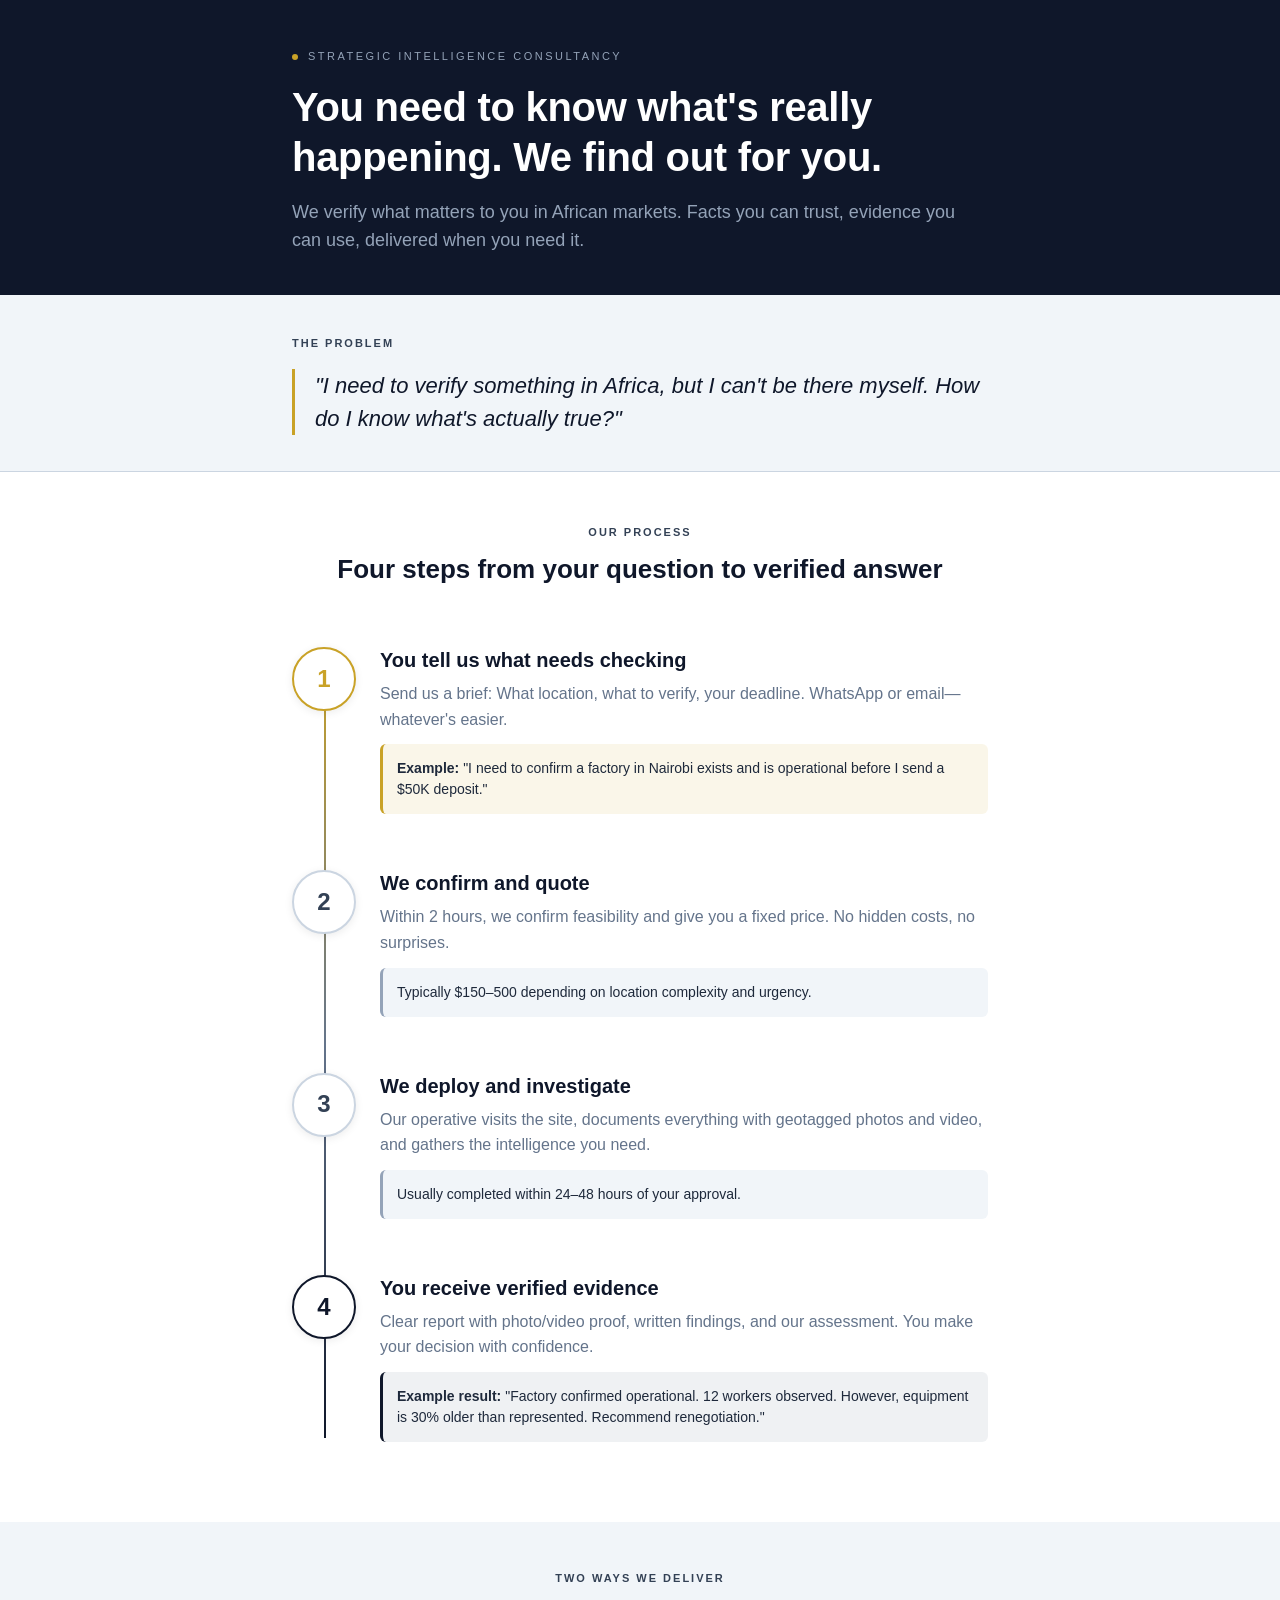
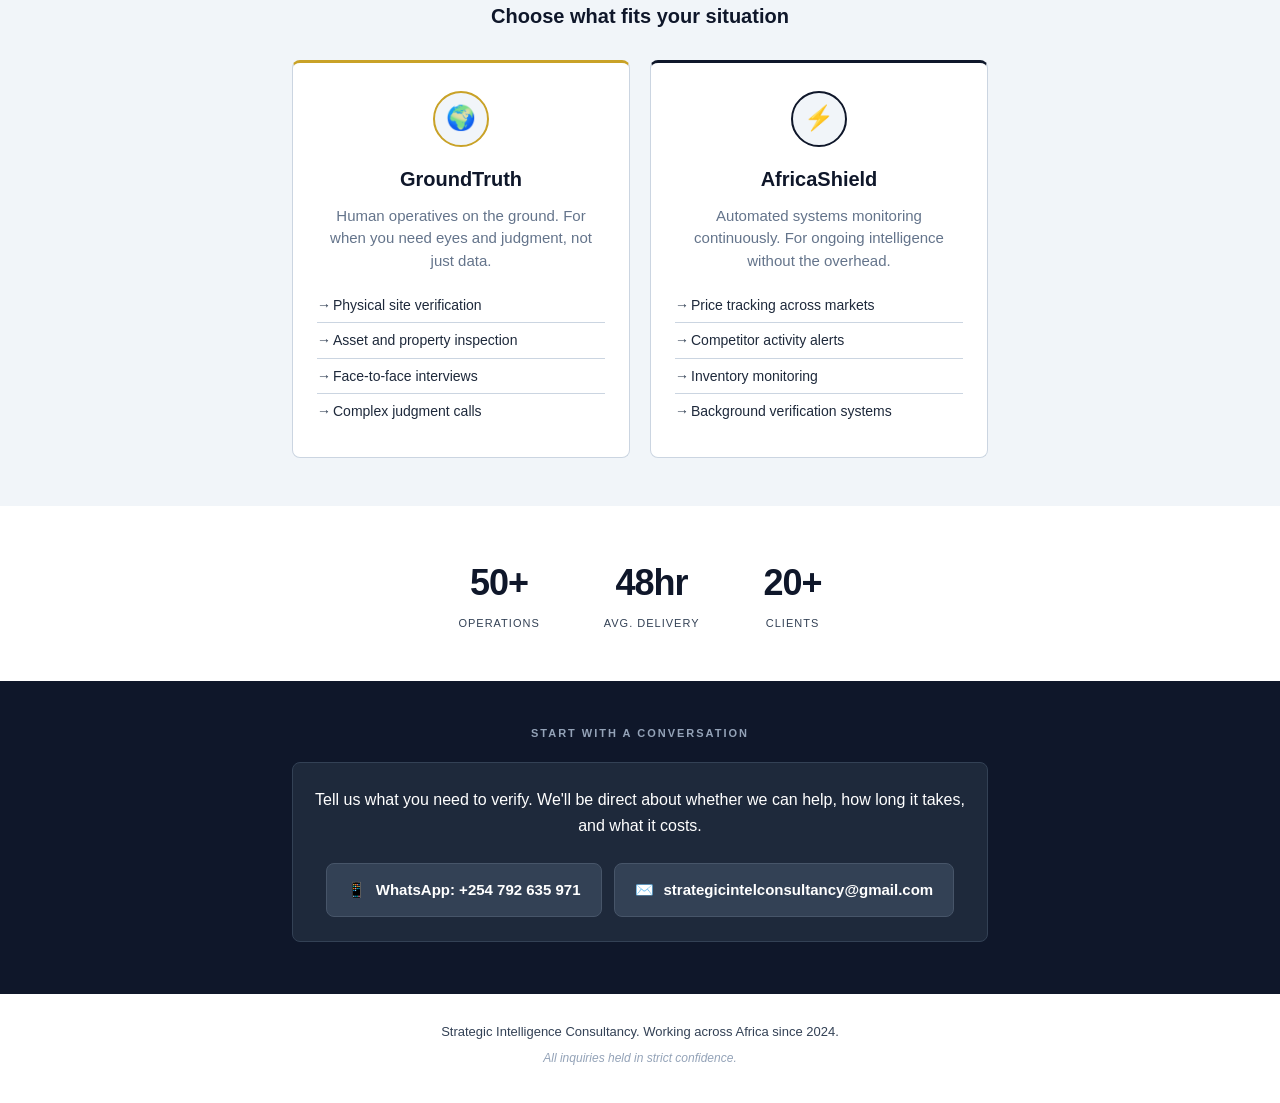
<file: index.html>
<!DOCTYPE html>
<html lang="en">
<head>
    <meta charset="UTF-8">
    <meta name="viewport" content="width=device-width, initial-scale=1.0, maximum-scale=5.0">
    <title>Strategic Intelligence Consultancy | How We Work</title>
    <meta name="description" content="Professional intelligence services for Africa. Four steps from your problem to verified solution.">
    
    <!-- Tracking -->
    <script>
        const params = new URLSearchParams(window.location.search);
        const source = params.get('utm_source');
        if (source === 'coldoutreach') {
            fetch('https://formspree.io/f/xjgjbjgo', {
                method: 'POST',
                headers: {'Content-Type': 'application/json'},
                body: JSON.stringify({
                    message: 'Lead from email campaign',
                    page: window.location.href,
                    time: new Date().toString()
                })
            }).catch(() => {});
        }
    </script>
    
    <style>
        :root {
            --navy: #0f172a;
            --navy-light: #1e293b;
            --slate: #334155;
            --slate-light: #475569;
            --silver: #94a3b8;
            --silver-light: #cbd5e1;
            --fog: #f1f5f9;
            --white: #ffffff;
            --gold: #c9a227;
            --gold-light: rgba(201, 162, 39, 0.1);
            --steel: #64748b;
            --steel-light: rgba(100, 116, 139, 0.1);
            --text: #1e293b;
            --text-light: #64748b;
        }
        
        * { margin: 0; padding: 0; box-sizing: border-box; }
        
        html {
            font-size: 16px;
            -webkit-text-size-adjust: 100%;
        }
        
        body {
            background: var(--white);
            color: var(--text);
            font-family: -apple-system, BlinkMacSystemFont, 'Segoe UI', Roboto, 'Helvetica Neue', Arial, sans-serif;
            line-height: 1.6;
            font-size: 16px;
            overflow-x: hidden;
        }
        
        .container {
            max-width: 760px;
            margin: 0 auto;
            padding: 0 20px;
        }
        
        /* Header */
        header {
            padding: 40px 0 32px;
            background: var(--navy);
            color: var(--white);
            margin: 0 -20px;
            padding-left: 20px;
            padding-right: 20px;
        }
        
        .org-name {
            font-size: 11px;
            letter-spacing: 2.5px;
            text-transform: uppercase;
            color: var(--silver);
            margin-bottom: 16px;
            display: flex;
            align-items: center;
            gap: 10px;
        }
        
        .org-name::before {
            content: '';
            width: 6px;
            height: 6px;
            background: var(--gold);
            border-radius: 50%;
        }
        
        h1 {
            font-size: 28px;
            font-weight: 600;
            color: var(--white);
            line-height: 1.25;
            margin-bottom: 16px;
            letter-spacing: -0.3px;
        }
        
        .hero-sub {
            font-size: 16px;
            color: var(--silver);
            line-height: 1.6;
        }
        
        /* Problem section */
        .problem {
            padding: 32px 0 28px;
            background: var(--fog);
            margin: 0 -20px;
            padding-left: 20px;
            padding-right: 20px;
            border-bottom: 1px solid var(--silver-light);
        }
        
        .problem h2 {
            font-size: 11px;
            letter-spacing: 2px;
            text-transform: uppercase;
            color: var(--slate);
            margin-bottom: 16px;
        }
        
        .problem-statement {
            font-size: 19px;
            color: var(--navy);
            line-height: 1.5;
            font-style: italic;
            padding-left: 16px;
            border-left: 3px solid var(--gold);
        }
        
        /* How We Work */
        .how-we-work {
            padding: 40px 0;
        }
        
        .section-title {
            text-align: center;
            margin-bottom: 32px;
        }
        
        .section-title h2 {
            font-size: 11px;
            letter-spacing: 2px;
            text-transform: uppercase;
            color: var(--slate);
            margin-bottom: 12px;
        }
        
        .section-title p {
            font-size: 22px;
            color: var(--navy);
            font-weight: 600;
            line-height: 1.3;
        }
        
        /* Workflow - Mobile optimized */
        .workflow {
            display: flex;
            flex-direction: column;
            gap: 0;
            position: relative;
        }
        
        .workflow::before {
            content: '';
            position: absolute;
            left: 24px;
            top: 32px;
            bottom: 32px;
            width: 2px;
            background: linear-gradient(180deg, 
                var(--gold) 0%, 
                var(--steel) 50%, 
                var(--navy) 100%);
        }
        
        .step {
            display: flex;
            gap: 16px;
            padding: 20px 0;
            position: relative;
        }
        
        .step-number {
            width: 52px;
            height: 52px;
            min-width: 52px;
            background: var(--white);
            border: 2px solid var(--silver-light);
            border-radius: 50%;
            display: flex;
            align-items: center;
            justify-content: center;
            font-size: 20px;
            font-weight: 600;
            color: var(--slate);
            position: relative;
            z-index: 1;
            box-shadow: 0 2px 8px rgba(0,0,0,0.08);
        }
        
        .step:nth-child(1) .step-number {
            border-color: var(--gold);
            color: var(--gold);
        }
        
        .step:nth-child(4) .step-number {
            border-color: var(--navy);
            color: var(--navy);
        }
        
        .step-content {
            flex: 1;
            min-width: 0;
        }
        
        .step-content h3 {
            font-size: 18px;
            color: var(--navy);
            margin-bottom: 8px;
            font-weight: 600;
            line-height: 1.3;
        }
        
        .step-content p {
            color: var(--text-light);
            font-size: 15px;
            line-height: 1.6;
        }
        
        .step-detail {
            margin-top: 12px;
            padding: 14px;
            background: var(--fog);
            border-radius: 6px;
            border-left: 3px solid var(--silver);
            font-size: 14px;
            color: var(--text);
            line-height: 1.5;
        }
        
        .step:nth-child(1) .step-detail {
            border-left-color: var(--gold);
            background: var(--gold-light);
        }
        
        .step:nth-child(4) .step-detail {
            border-left-color: var(--navy);
            background: var(--steel-light);
        }
        
        /* Delivery options - Mobile stacked */
        .delivery {
            padding: 40px 0;
            background: var(--fog);
            margin: 0 -20px;
            padding-left: 20px;
            padding-right: 20px;
        }
        
        .delivery-title {
            text-align: center;
            margin-bottom: 28px;
        }
        
        .delivery-title h2 {
            font-size: 11px;
            letter-spacing: 2px;
            text-transform: uppercase;
            color: var(--slate);
            margin-bottom: 12px;
        }
        
        .delivery-title p {
            font-size: 20px;
            color: var(--navy);
            font-weight: 600;
        }
        
        .delivery-options {
            display: flex;
            flex-direction: column;
            gap: 16px;
        }
        
        .delivery-card {
            background: var(--white);
            border: 1px solid var(--silver-light);
            border-radius: 8px;
            padding: 24px 20px;
            text-align: center;
        }
        
        .delivery-card:first-child {
            border-top: 3px solid var(--gold);
        }
        
        .delivery-card:last-child {
            border-top: 3px solid var(--navy);
        }
        
        .delivery-icon {
            width: 56px;
            height: 56px;
            background: var(--fog);
            border: 2px solid var(--silver-light);
            border-radius: 50%;
            display: flex;
            align-items: center;
            justify-content: center;
            font-size: 24px;
            margin: 0 auto 16px;
        }
        
        .delivery-card:first-child .delivery-icon {
            border-color: var(--gold);
        }
        
        .delivery-card:last-child .delivery-icon {
            border-color: var(--navy);
        }
        
        .delivery-card h3 {
            font-size: 20px;
            color: var(--navy);
            margin-bottom: 10px;
        }
        
        .delivery-card p {
            font-size: 15px;
            color: var(--text-light);
            margin-bottom: 16px;
            line-height: 1.5;
        }
        
        .delivery-examples {
            list-style: none;
            font-size: 14px;
            color: var(--text);
            text-align: left;
        }
        
        .delivery-examples li {
            padding: 6px 0;
            padding-left: 16px;
            position: relative;
            border-bottom: 1px solid var(--silver-light);
        }
        
        .delivery-examples li:last-child {
            border-bottom: none;
        }
        
        .delivery-examples li::before {
            content: '→';
            position: absolute;
            left: 0;
            color: var(--slate);
        }
        
        /* Trust - Mobile grid */
        .trust {
            padding: 36px 0;
            text-align: center;
        }
        
        .trust-stats {
            display: grid;
            grid-template-columns: repeat(3, 1fr);
            gap: 16px;
        }
        
        .stat {
            text-align: center;
            padding: 12px 8px;
        }
        
        .stat-number {
            font-size: 28px;
            font-weight: 600;
            color: var(--navy);
            margin-bottom: 4px;
            letter-spacing: -1px;
        }
        
        .stat-label {
            font-size: 11px;
            color: var(--slate);
            text-transform: uppercase;
            letter-spacing: 1px;
        }
        
        /* Contact - Mobile optimized */
        .contact {
            padding: 36px 0 44px;
            background: var(--navy);
            margin: 0 -20px;
            padding-left: 20px;
            padding-right: 20px;
        }
        
        .contact h2 {
            font-size: 11px;
            letter-spacing: 2px;
            text-transform: uppercase;
            color: var(--silver);
            margin-bottom: 20px;
            text-align: center;
        }
        
        .contact-box {
            background: var(--navy-light);
            border: 1px solid var(--slate);
            border-radius: 8px;
            padding: 24px 20px;
            text-align: center;
        }
        
        .contact-box p {
            font-size: 16px;
            color: var(--white);
            margin-bottom: 24px;
            line-height: 1.6;
        }
        
        .contact-methods {
            display: flex;
            flex-direction: column;
            gap: 12px;
        }
        
        .contact-method {
            display: flex;
            align-items: center;
            justify-content: center;
            gap: 10px;
            padding: 14px 20px;
            background: var(--slate);
            border: 1px solid var(--slate-light);
            border-radius: 8px;
            text-decoration: none;
            color: var(--white);
            font-weight: 600;
            font-size: 15px;
            min-height: 48px;
            touch-action: manipulation;
        }
        
        .contact-method:active {
            transform: scale(0.98);
        }
        
        /* Footer */
        footer {
            padding: 28px 0 36px;
            text-align: center;
        }
        
        footer p {
            font-size: 13px;
            color: var(--slate);
            line-height: 1.5;
        }
        
        .confidential {
            margin-top: 8px;
            font-size: 12px;
            color: var(--silver);
            font-style: italic;
        }
        
        /* Tablet breakpoint */
        @media (min-width: 640px) {
            .container {
                padding: 0 28px;
            }
            
            header {
                margin: 0 -28px;
                padding-left: 28px;
                padding-right: 28px;
                padding-top: 48px;
                padding-bottom: 40px;
            }
            
            h1 {
                font-size: 36px;
            }
            
            .hero-sub {
                font-size: 18px;
            }
            
            .problem {
                margin: 0 -28px;
                padding-left: 28px;
                padding-right: 28px;
                padding-top: 40px;
                padding-bottom: 36px;
            }
            
            .problem-statement {
                font-size: 22px;
                padding-left: 20px;
            }
            
            .how-we-work {
                padding: 52px 0;
            }
            
            .section-title p {
                font-size: 26px;
            }
            
            .workflow::before {
                left: 32px;
            }
            
            .step {
                gap: 24px;
                padding: 28px 0;
            }
            
            .step-number {
                width: 64px;
                height: 64px;
                min-width: 64px;
                font-size: 24px;
            }
            
            .step-content h3 {
                font-size: 20px;
            }
            
            .step-content p {
                font-size: 16px;
            }
            
            .delivery {
                margin: 0 -28px;
                padding-left: 28px;
                padding-right: 28px;
                padding-top: 48px;
                padding-bottom: 48px;
            }
            
            .delivery-options {
                display: grid;
                grid-template-columns: 1fr 1fr;
                gap: 20px;
            }
            
            .delivery-card {
                padding: 28px 24px;
            }
            
            .trust-stats {
                display: flex;
                justify-content: center;
                gap: 48px;
            }
            
            .stat-number {
                font-size: 36px;
            }
            
            .contact {
                margin: 0 -28px;
                padding-left: 28px;
                padding-right: 28px;
                padding-top: 44px;
                padding-bottom: 52px;
            }
            
            .contact-methods {
                flex-direction: row;
                justify-content: center;
            }
        }
        
        /* Desktop breakpoint */
        @media (min-width: 768px) {
            .container {
                padding: 0 32px;
            }
            
            header {
                margin: 0 -32px;
                padding-left: 32px;
                padding-right: 32px;
            }
            
            h1 {
                font-size: 40px;
            }
            
            .problem {
                margin: 0 -32px;
                padding-left: 32px;
                padding-right: 32px;
            }
            
            .delivery {
                margin: 0 -32px;
                padding-left: 32px;
                padding-right: 32px;
            }
            
            .contact {
                margin: 0 -32px;
                padding-left: 32px;
                padding-right: 32px;
            }
        }
    </style>
<base target="_blank">
</head>
<body>
    <header>
        <div class="container">
            <div class="org-name">Strategic Intelligence Consultancy</div>
            <h1>You need to know what's really happening. We find out for you.</h1>
            <p class="hero-sub">We verify what matters to you in African markets. Facts you can trust, evidence you can use, delivered when you need it.</p>
        </div>
    </header>
    
    <section class="problem">
        <div class="container">
            <h2>The Problem</h2>
            <p class="problem-statement">"I need to verify something in Africa, but I can't be there myself. How do I know what's actually true?"</p>
        </div>
    </section>
    
    <section class="how-we-work">
        <div class="container">
            <div class="section-title">
                <h2>Our Process</h2>
                <p>Four steps from your question to verified answer</p>
            </div>
            
            <div class="workflow">
                <div class="step">
                    <div class="step-number">1</div>
                    <div class="step-content">
                        <h3>You tell us what needs checking</h3>
                        <p>Send us a brief: What location, what to verify, your deadline. WhatsApp or email—whatever's easier.</p>
                        <div class="step-detail">
                            <strong>Example:</strong> "I need to confirm a factory in Nairobi exists and is operational before I send a $50K deposit."
                        </div>
                    </div>
                </div>
                
                <div class="step">
                    <div class="step-number">2</div>
                    <div class="step-content">
                        <h3>We confirm and quote</h3>
                        <p>Within 2 hours, we confirm feasibility and give you a fixed price. No hidden costs, no surprises.</p>
                        <div class="step-detail">
                            Typically $150–500 depending on location complexity and urgency.
                        </div>
                    </div>
                </div>
                
                <div class="step">
                    <div class="step-number">3</div>
                    <div class="step-content">
                        <h3>We deploy and investigate</h3>
                        <p>Our operative visits the site, documents everything with geotagged photos and video, and gathers the intelligence you need.</p>
                        <div class="step-detail">
                            Usually completed within 24–48 hours of your approval.
                        </div>
                    </div>
                </div>
                
                <div class="step">
                    <div class="step-number">4</div>
                    <div class="step-content">
                        <h3>You receive verified evidence</h3>
                        <p>Clear report with photo/video proof, written findings, and our assessment. You make your decision with confidence.</p>
                        <div class="step-detail">
                            <strong>Example result:</strong> "Factory confirmed operational. 12 workers observed. However, equipment is 30% older than represented. Recommend renegotiation."
                        </div>
                    </div>
                </div>
            </div>
        </div>
    </section>
    
    <section class="delivery">
        <div class="container">
            <div class="delivery-title">
                <h2>Two ways we deliver</h2>
                <p>Choose what fits your situation</p>
            </div>
            
            <div class="delivery-options">
                <div class="delivery-card">
                    <div class="delivery-icon">🌍</div>
                    <h3>GroundTruth</h3>
                    <p>Human operatives on the ground. For when you need eyes and judgment, not just data.</p>
                    <ul class="delivery-examples">
                        <li>Physical site verification</li>
                        <li>Asset and property inspection</li>
                        <li>Face-to-face interviews</li>
                        <li>Complex judgment calls</li>
                    </ul>
                </div>
                
                <div class="delivery-card">
                    <div class="delivery-icon">⚡</div>
                    <h3>AfricaShield</h3>
                    <p>Automated systems monitoring continuously. For ongoing intelligence without the overhead.</p>
                    <ul class="delivery-examples">
                        <li>Price tracking across markets</li>
                        <li>Competitor activity alerts</li>
                        <li>Inventory monitoring</li>
                        <li>Background verification systems</li>
                    </ul>
                </div>
            </div>
        </div>
    </section>
    
    <section class="trust">
        <div class="container">
            <div class="trust-stats">
                <div class="stat">
                    <div class="stat-number">50+</div>
                    <div class="stat-label">Operations</div>
                </div>
                <div class="stat">
                    <div class="stat-number">48hr</div>
                    <div class="stat-label">Avg. delivery</div>
                </div>
                <div class="stat">
                    <div class="stat-number">20+</div>
                    <div class="stat-label">Clients</div>
                </div>
            </div>
        </div>
    </section>
    
    <section class="contact">
        <div class="container">
            <h2>Start with a conversation</h2>
            <div class="contact-box">
                <p>Tell us what you need to verify. We'll be direct about whether we can help, how long it takes, and what it costs.</p>
                <div class="contact-methods">
                    <a href="https://wa.me/254792635971" class="contact-method">
                        <span>📱</span>
                        <span>WhatsApp: +254 792 635 971</span>
                    </a>
                    <a href="mailto:strategicintelconsultancy@gmail.com" class="contact-method">
                        <span>✉️</span>
                        <span>strategicintelconsultancy@gmail.com</span>
                    </a>
                </div>
            </div>
        </div>
    </section>
    
    <footer>
        <div class="container">
            <p>Strategic Intelligence Consultancy. Working across Africa since 2024.</p>
            <p class="confidential">All inquiries held in strict confidence.</p>
        </div>
    </footer>
</body>
</html>
</file>
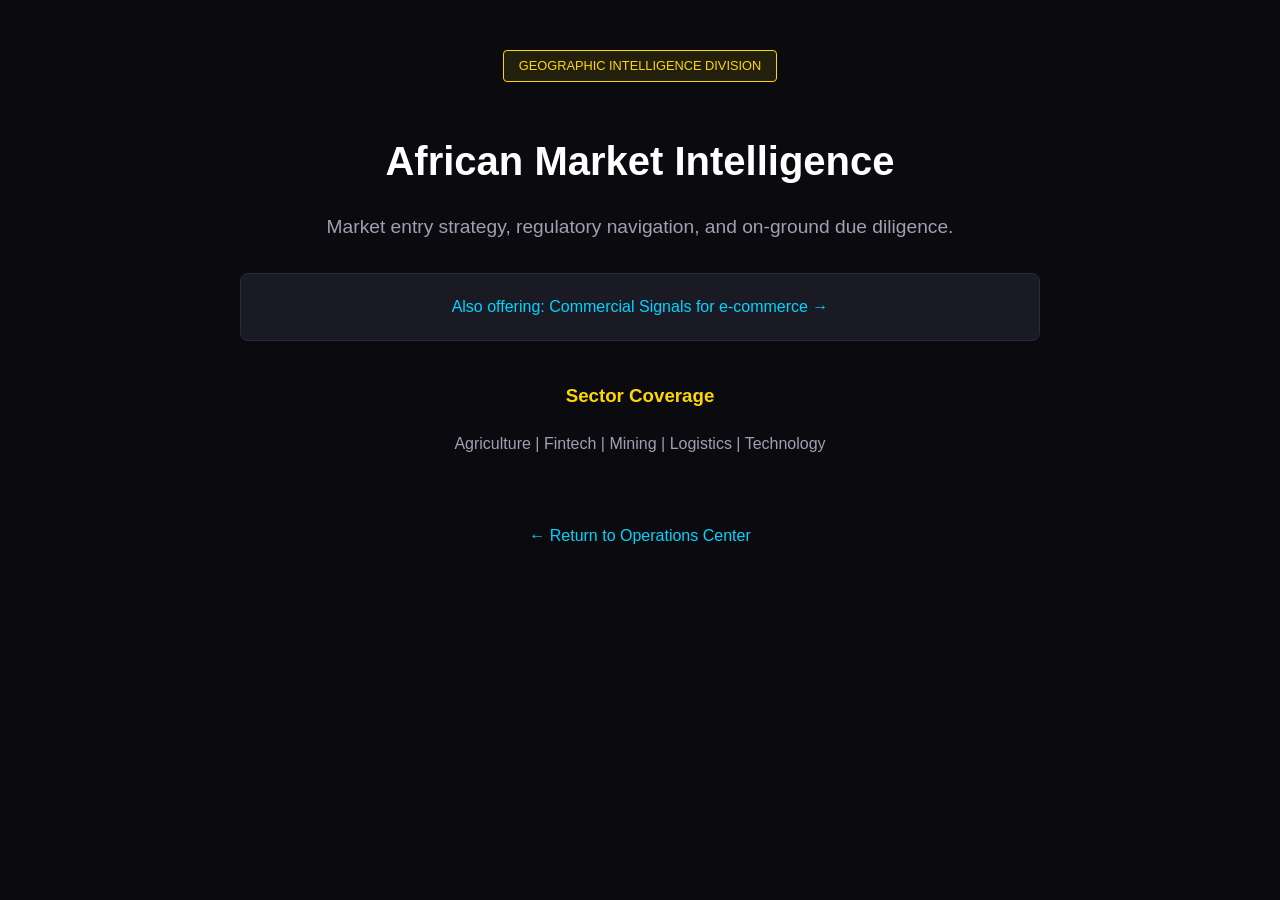
<file: divisions/geographic/index.html>
<!DOCTYPE html>
<html lang="en">
<head>
    <meta charset="UTF-8">
    <title>Geographic Intelligence | African Markets</title>
    <link rel="stylesheet" href="../../assets/css/main.css">
</head>
<body style="background:#0a0a0f; color:white; text-align:center; padding:50px; font-family:Arial;">
    <div style="max-width:800px; margin:0 auto;">
        <div style="display:inline-block; background:rgba(255,215,0,0.1); border:1px solid #ffd700; color:#ffd700; padding:5px 15px; border-radius:4px; font-size:0.8rem; margin-bottom:20px;">GEOGRAPHIC INTELLIGENCE DIVISION</div>
        <h1 style="font-size:2.5rem; margin-bottom:10px;">African Market Intelligence</h1>
        <p style="color:#a0a0b0; font-size:1.2rem; margin-bottom:30px;">Market entry strategy, regulatory navigation, and on-ground due diligence.</p>
        <div style="background:#1a1a24; border:1px solid #2a2a3a; padding:20px; border-radius:8px; margin:30px 0;">
            <p style="color:#00d4ff; margin:0;">Also offering: <a href="/products/shelf-gap-bot/" style="color:#00d4ff;">Commercial Signals for e-commerce →</a></p>
        </div>
        <div style="margin-top:40px;">
            <h3 style="color:#ffd700; margin-bottom:20px;">Sector Coverage</h3>
            <p style="color:#a0a0b0;">Agriculture | Fintech | Mining | Logistics | Technology</p>
        </div>
        <br><br>
        <a href="/" style="color:#00d4ff; text-decoration:none;">← Return to Operations Center</a>
    </div>
</body>
</html>
</file>
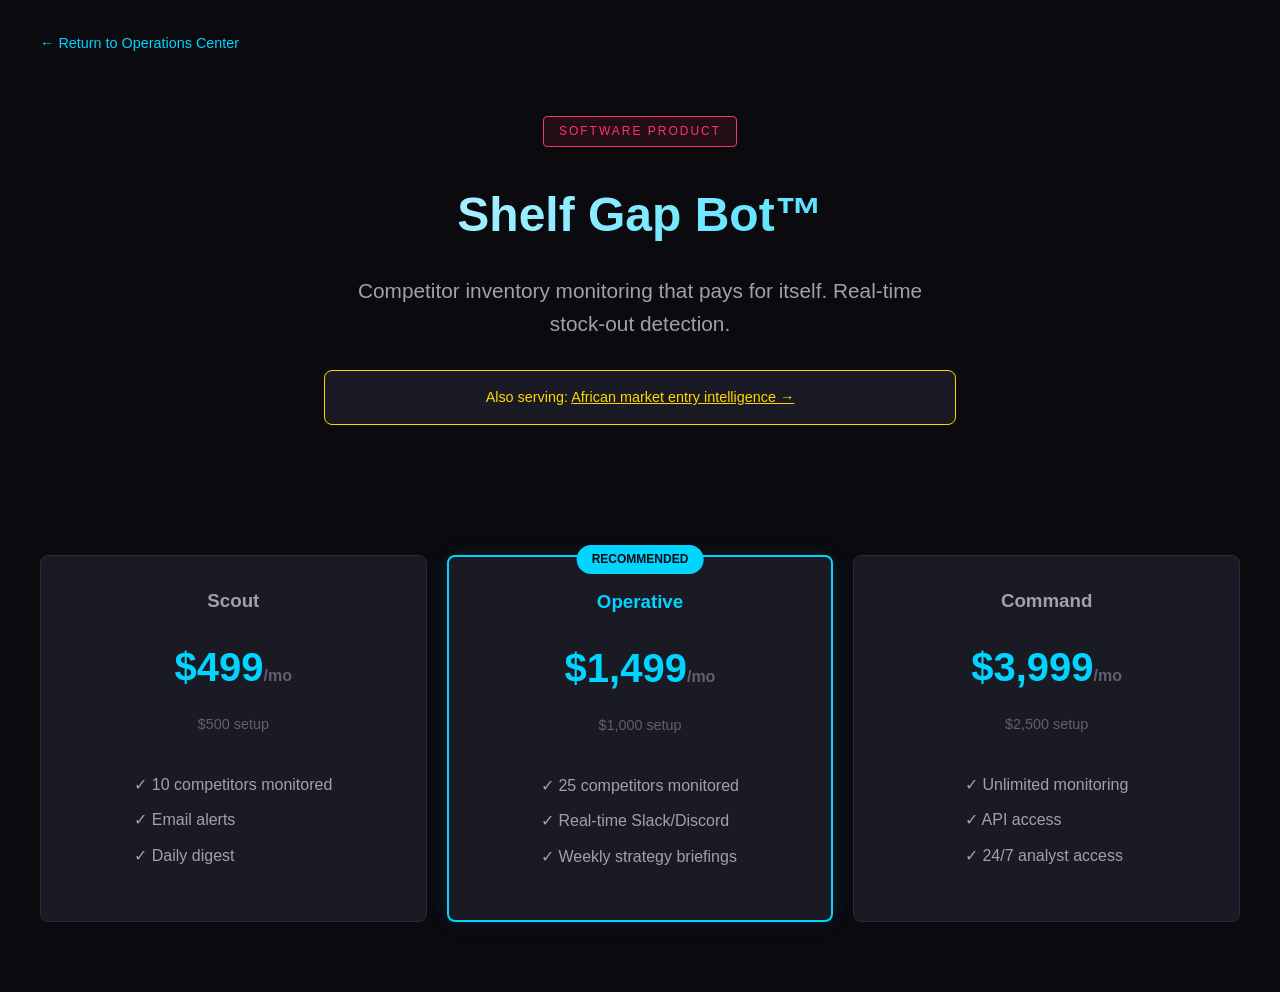
<file: products/shelf-gap-bot/index.html>
<!DOCTYPE html>
<html lang="en">
<head>
    <meta charset="UTF-8">
    <title>Shelf Gap Bot™ | Inventory Signals Platform</title>
    <link rel="stylesheet" href="../../assets/css/main.css">
</head>
<body style="background:#0a0a0f; color:white; font-family:Arial,sans-serif; margin:0; padding:0;">
    <div style="padding:30px; max-width:1200px; margin:0 auto;">
        <a href="/" style="color:#00d4ff; text-decoration:none; font-size:0.9rem;">← Return to Operations Center</a>
        <div style="text-align:center; padding:60px 20px;">
            <div style="display:inline-block; background:rgba(255,51,102,0.1); border:1px solid #ff3366; color:#ff3366; padding:5px 15px; border-radius:4px; font-size:0.75rem; letter-spacing:2px; margin-bottom:20px;">SOFTWARE PRODUCT</div>
            <h1 style="font-size:3rem; margin:10px 0; background:linear-gradient(135deg, #fff, #00d4ff); -webkit-background-clip:text; -webkit-text-fill-color:transparent;">Shelf Gap Bot™</h1>
            <p style="color:#a0a0b0; font-size:1.3rem; max-width:600px; margin:20px auto;">Competitor inventory monitoring that pays for itself. Real-time stock-out detection.</p>
            <div style="background:#1a1a24; border:1px solid #ffd700; padding:15px; border-radius:8px; max-width:600px; margin:30px auto;">
                <p style="color:#ffd700; margin:0; font-size:0.9rem;">Also serving: <a href="/divisions/geographic/" style="color:#ffd700; text-decoration:underline;">African market entry intelligence →</a></p>
            </div>
        </div>
        <div style="display:grid; grid-template-columns:repeat(auto-fit,minmax(280px,1fr)); gap:20px; margin:40px 0;">
            <div style="background:#1a1a24; border:1px solid #2a2a3a; padding:30px; border-radius:8px; text-align:center;">
                <h3 style="color:#a0a0b0; margin-top:0;">Scout</h3>
                <div style="font-size:2.5rem; color:#00d4ff; font-weight:700; margin:10px 0;">$499<span style="font-size:1rem; color:#606070;">/mo</span></div>
                <p style="color:#606070; font-size:0.9rem;">$500 setup</p>
                <ul style="list-style:none; padding:0; color:#a0a0b0; text-align:left; display:inline-block;">
                    <li style="padding:5px 0;">✓ 10 competitors monitored</li>
                    <li style="padding:5px 0;">✓ Email alerts</li>
                    <li style="padding:5px 0;">✓ Daily digest</li>
                </ul>
            </div>
            <div style="background:#1a1a24; border:2px solid #00d4ff; padding:30px; border-radius:8px; text-align:center; box-shadow:0 0 20px rgba(0,212,255,0.1); position:relative;">
                <div style="position:absolute; top:-12px; left:50%; transform:translateX(-50%); background:#00d4ff; color:#0a0a0f; padding:5px 15px; border-radius:20px; font-size:0.75rem; font-weight:700;">RECOMMENDED</div>
                <h3 style="color:#00d4ff; margin-top:0;">Operative</h3>
                <div style="font-size:2.5rem; color:#00d4ff; font-weight:700; margin:10px 0;">$1,499<span style="font-size:1rem; color:#606070;">/mo</span></div>
                <p style="color:#606070; font-size:0.9rem;">$1,000 setup</p>
                <ul style="list-style:none; padding:0; color:#a0a0b0; text-align:left; display:inline-block;">
                    <li style="padding:5px 0;">✓ 25 competitors monitored</li>
                    <li style="padding:5px 0;">✓ Real-time Slack/Discord</li>
                    <li style="padding:5px 0;">✓ Weekly strategy briefings</li>
                </ul>
            </div>
            <div style="background:#1a1a24; border:1px solid #2a2a3a; padding:30px; border-radius:8px; text-align:center;">
                <h3 style="color:#a0a0b0; margin-top:0;">Command</h3>
                <div style="font-size:2.5rem; color:#00d4ff; font-weight:700; margin:10px 0;">$3,999<span style="font-size:1rem; color:#606070;">/mo</span></div>
                <p style="color:#606070; font-size:0.9rem;">$2,500 setup</p>
                <ul style="list-style:none; padding:0; color:#a0a0b0; text-align:left; display:inline-block;">
                    <li style="padding:5px 0;">✓ Unlimited monitoring</li>
                    <li style="padding:5px 0;">✓ API access</li>
                    <li style="padding:5px 0;">✓ 24/7 analyst access</li>
                </ul>
            </div>
        </div>
    </div>
</body>
</html>
</file>
<file: assets/css/main.css>
/* Strategic Intelligence Consultancy - Main Stylesheet */
:root { --bg-primary: #0a0a0f; --bg-secondary: #12121a; --bg-tertiary: #1a1a24; --accent-primary: #00d4ff; --accent-gold: #ffd700; --accent-red: #ff3366; --text-primary: #ffffff; --text-secondary: #a0a0b0; --text-muted: #606070; --border-color: #2a2a3a; }
body { background-color: var(--bg-primary); color: var(--text-primary); font-family: Arial, sans-serif; margin: 0; padding: 0; line-height: 1.6; }
a { color: var(--accent-primary); text-decoration: none; transition: all 0.3s; }
a:hover { opacity: 0.8; transform: translateY(-2px); }
.btn { display: inline-block; padding: 12px 24px; border-radius: 6px; font-weight: 600; cursor: pointer; border: none; }
.btn-primary { background: var(--accent-primary); color: var(--bg-primary); }
.btn-gold { background: transparent; border: 2px solid var(--accent-gold); color: var(--accent-gold); }
.card { background: var(--bg-tertiary); border: 1px solid var(--border-color); border-radius: 12px; padding: 30px; transition: transform 0.3s, box-shadow 0.3s; }
.card:hover { transform: translateY(-5px); box-shadow: 0 20px 40px rgba(0,0,0,0.3); }
.badge { display: inline-block; padding: 5px 15px; border-radius: 20px; font-size: 0.75rem; font-weight: 700; letter-spacing: 1px; text-transform: uppercase; }
.badge-gold { background: rgba(255,215,0,0.1); border: 1px solid var(--accent-gold); color: var(--accent-gold); }
.badge-blue { background: rgba(0,212,255,0.1); border: 1px solid var(--accent-primary); color: var(--accent-primary); }
.badge-red { background: rgba(255,51,102,0.1); border: 1px solid var(--accent-red); color: var(--accent-red); }
@media (max-width: 768px) { body { font-size: 14px; } }
</file>
